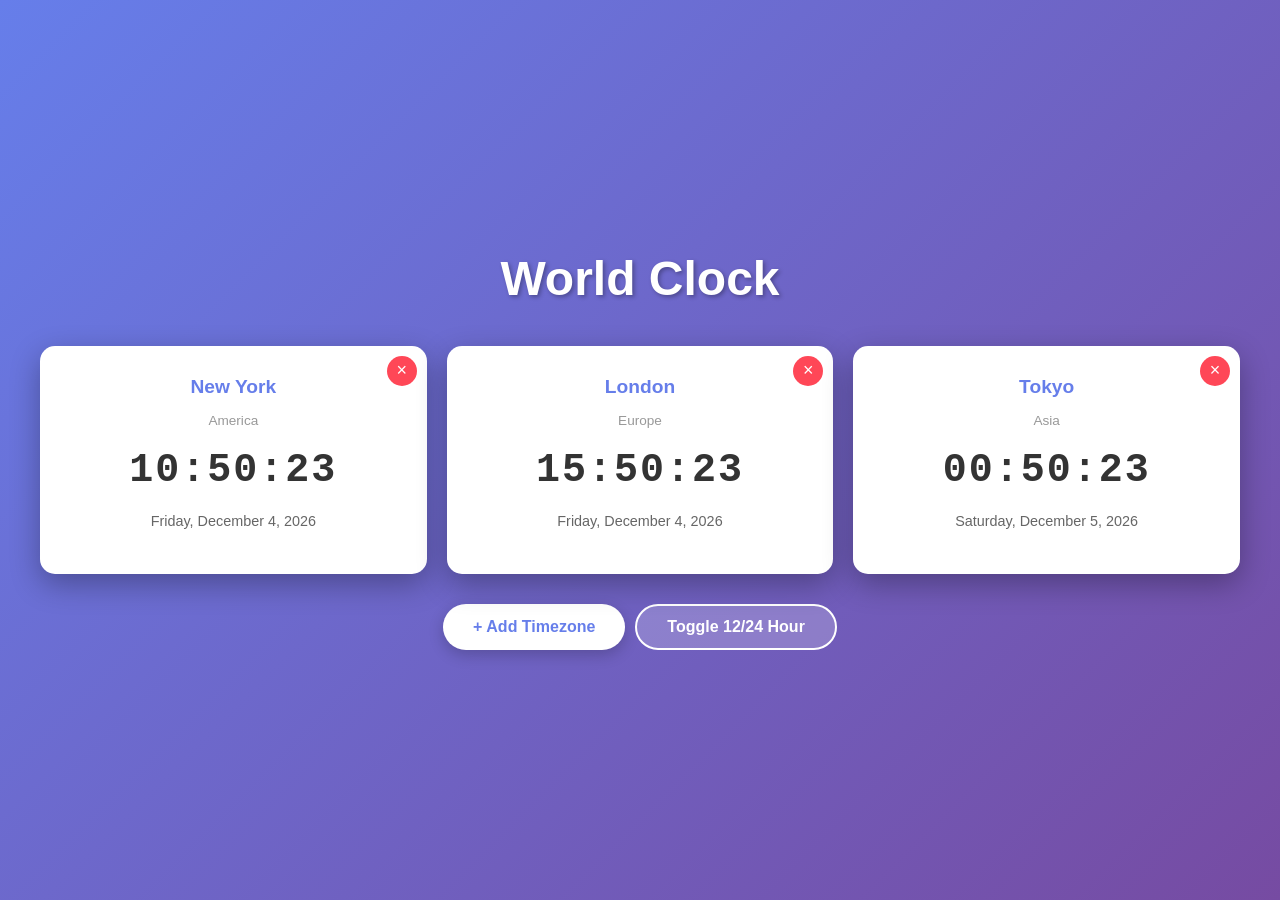
<file: index.html>
<!DOCTYPE html>
<html lang="en">
<head>
    <meta charset="UTF-8">
    <meta name="viewport" content="width=device-width, initial-scale=1.0">
    <title>Digital Clock - Multiple Timezones</title>
    <link rel="stylesheet" href="style.css">
</head>
<body>
    <div class="container">
        <h1>World Clock</h1>
        <div class="clock-grid" id="clockGrid"></div>
        <div class="controls">
            <button id="addTimezone" class="btn-primary">+ Add Timezone</button>
            <button id="toggleFormat" class="btn-secondary">Toggle 12/24 Hour</button>
        </div>
    </div>

    <script src="script.js"></script>
</body>
</html>
</file>
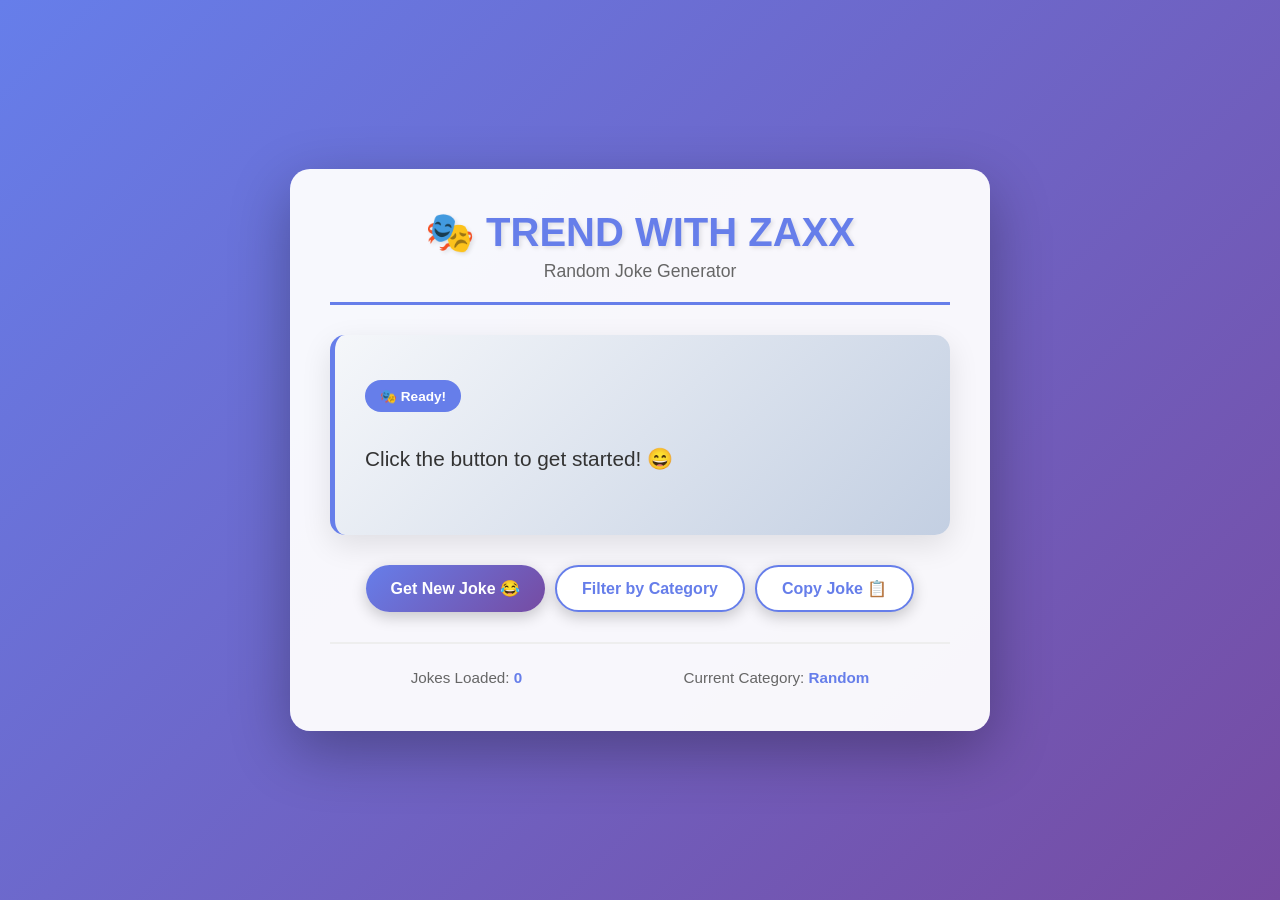
<file: joke-generator/index.html>
<!DOCTYPE html>
<html lang="en">
<head>
    <meta charset="UTF-8">
    <meta name="viewport" content="width=device-width, initial-scale=1.0">
    <title>TREND WITH ZAXX - Joke Generator</title>
    <link rel="stylesheet" href="style.css">
</head>
<body>
    <div class="container">
        <div class="header">
            <h1>🎭 TREND WITH ZAXX</h1>
            <p class="subtitle">Random Joke Generator</p>
        </div>

        <div class="joke-container">
            <div class="joke-card">
                <div class="joke-type" id="jokeType">Loading...</div>
                <div class="joke-text" id="jokeText">
                    Click the button to get started! 😄
                </div>
                <div class="joke-setup" id="jokeSetup" style="display:none;"></div>
                <div class="joke-delivery" id="jokeDelivery" style="display:none;"></div>
            </div>
        </div>

        <div class="controls">
            <button id="getJoke" class="btn-primary">Get New Joke 😂</button>
            <button id="toggleCategory" class="btn-secondary">Filter by Category</button>
            <button id="copyJoke" class="btn-secondary">Copy Joke 📋</button>
        </div>

        <div class="stats">
            <p>Jokes Loaded: <span id="jokeCount">0</span></p>
            <p>Current Category: <span id="currentCategory">Random</span></p>
        </div>
    </div>

    <!-- Category Modal -->
    <div id="categoryModal" class="modal">
        <div class="modal-content">
            <span class="close">&times;</span>
            <h2>Select Joke Category</h2>
            <div class="category-list" id="categoryList"></div>
        </div>
    </div>

    <script src="script.js"></script>
</body>
</html>
</file>
<file: style.css>
* {
    margin: 0;
    padding: 0;
    box-sizing: border-box;
}

body {
    font-family: 'Segoe UI', Tahoma, Geneva, Verdana, sans-serif;
    background: linear-gradient(135deg, #667eea 0%, #764ba2 100%);
    min-height: 100vh;
    display: flex;
    align-items: center;
    justify-content: center;
    padding: 20px;
}

.container {
    width: 100%;
    max-width: 1200px;
}

h1 {
    text-align: center;
    color: white;
    margin-bottom: 40px;
    font-size: 3em;
    text-shadow: 2px 2px 4px rgba(0, 0, 0, 0.3);
}

.clock-grid {
    display: grid;
    grid-template-columns: repeat(auto-fit, minmax(300px, 1fr));
    gap: 20px;
    margin-bottom: 30px;
}

.clock-card {
    background: white;
    border-radius: 15px;
    padding: 30px;
    box-shadow: 0 10px 30px rgba(0, 0, 0, 0.3);
    text-align: center;
    transition: transform 0.3s ease, box-shadow 0.3s ease;
    position: relative;
}

.clock-card:hover {
    transform: translateY(-5px);
    box-shadow: 0 15px 40px rgba(0, 0, 0, 0.4);
}

.timezone-name {
    font-size: 1.2em;
    color: #667eea;
    font-weight: bold;
    margin-bottom: 15px;
}

.time-display {
    font-size: 2.5em;
    font-weight: bold;
    color: #333;
    font-family: 'Courier New', monospace;
    margin: 20px 0;
    letter-spacing: 2px;
}

.date-display {
    font-size: 0.9em;
    color: #666;
    margin-bottom: 15px;
}

.day-display {
    font-size: 0.85em;
    color: #999;
    margin-bottom: 10px;
}

.remove-btn {
    position: absolute;
    top: 10px;
    right: 10px;
    background: #ff4757;
    color: white;
    border: none;
    border-radius: 50%;
    width: 30px;
    height: 30px;
    cursor: pointer;
    font-size: 18px;
    transition: background 0.3s ease;
}

.remove-btn:hover {
    background: #ff3838;
}

.controls {
    display: flex;
    gap: 10px;
    justify-content: center;
    flex-wrap: wrap;
}

.btn-primary,
.btn-secondary {
    padding: 12px 30px;
    font-size: 1em;
    border: none;
    border-radius: 25px;
    cursor: pointer;
    transition: all 0.3s ease;
    font-weight: bold;
}

.btn-primary {
    background: white;
    color: #667eea;
    box-shadow: 0 5px 15px rgba(0, 0, 0, 0.2);
}

.btn-primary:hover {
    transform: scale(1.05);
    box-shadow: 0 8px 20px rgba(0, 0, 0, 0.3);
}

.btn-secondary {
    background: rgba(255, 255, 255, 0.2);
    color: white;
    border: 2px solid white;
}

.btn-secondary:hover {
    background: rgba(255, 255, 255, 0.3);
}

.modal {
    display: none;
    position: fixed;
    z-index: 1000;
    left: 0;
    top: 0;
    width: 100%;
    height: 100%;
    background-color: rgba(0, 0, 0, 0.5);
}

.modal-content {
    background-color: white;
    margin: 15% auto;
    padding: 30px;
    border-radius: 10px;
    width: 80%;
    max-width: 400px;
    box-shadow: 0 4px 20px rgba(0, 0, 0, 0.3);
}

.modal-content h2 {
    margin-bottom: 20px;
    color: #333;
}

.modal-content select {
    width: 100%;
    padding: 12px;
    margin-bottom: 20px;
    border: 2px solid #667eea;
    border-radius: 5px;
    font-size: 1em;
}

.modal-buttons {
    display: flex;
    gap: 10px;
}

.modal-buttons button {
    flex: 1;
    padding: 10px;
    border: none;
    border-radius: 5px;
    cursor: pointer;
    font-weight: bold;
    transition: all 0.3s ease;
}

.modal-buttons .btn-confirm {
    background: #667eea;
    color: white;
}

.modal-buttons .btn-confirm:hover {
    background: #5568d3;
}

.modal-buttons .btn-cancel {
    background: #e8e8e8;
    color: #333;
}

.modal-buttons .btn-cancel:hover {
    background: #d0d0d0;
}

@media (max-width: 600px) {
    h1 {
        font-size: 2em;
    }

    .clock-grid {
        grid-template-columns: 1fr;
    }

    .time-display {
        font-size: 2em;
    }

    .controls {
        flex-direction: column;
    }

    .btn-primary,
    .btn-secondary {
        width: 100%;
    }
}
</file>
<file: joke-generator/style.css>
* {
    margin: 0;
    padding: 0;
    box-sizing: border-box;
}

body {
    font-family: 'Segoe UI', Tahoma, Geneva, Verdana, sans-serif;
    background: linear-gradient(135deg, #667eea 0%, #764ba2 100%);
    min-height: 100vh;
    display: flex;
    align-items: center;
    justify-content: center;
    padding: 20px;
}

.container {
    width: 100%;
    max-width: 700px;
    background: rgba(255, 255, 255, 0.95);
    border-radius: 20px;
    padding: 40px;
    box-shadow: 0 20px 60px rgba(0, 0, 0, 0.3);
    animation: slideUp 0.5s ease-out;
}

@keyframes slideUp {
    from {
        opacity: 0;
        transform: translateY(30px);
    }
    to {
        opacity: 1;
        transform: translateY(0);
    }
}

.header {
    text-align: center;
    margin-bottom: 30px;
    border-bottom: 3px solid #667eea;
    padding-bottom: 20px;
}

.header h1 {
    font-size: 2.5em;
    color: #667eea;
    margin-bottom: 5px;
    text-shadow: 2px 2px 4px rgba(0, 0, 0, 0.1);
}

.subtitle {
    font-size: 1.1em;
    color: #666;
    font-weight: 500;
}

.joke-container {
    margin: 30px 0;
}

.joke-card {
    background: linear-gradient(135deg, #f5f7fa 0%, #c3cfe2 100%);
    border-radius: 15px;
    padding: 30px;
    min-height: 200px;
    display: flex;
    flex-direction: column;
    justify-content: center;
    box-shadow: 0 10px 30px rgba(0, 0, 0, 0.1);
    border-left: 5px solid #667eea;
}

.joke-type {
    display: inline-block;
    background: #667eea;
    color: white;
    padding: 8px 15px;
    border-radius: 20px;
    font-size: 0.85em;
    font-weight: bold;
    margin-bottom: 15px;
    width: fit-content;
}

.joke-text {
    font-size: 1.3em;
    color: #333;
    line-height: 1.6;
    margin: 15px 0;
    font-weight: 500;
}

.joke-setup {
    font-size: 1.1em;
    color: #555;
    margin: 15px 0;
    font-style: italic;
}

.joke-delivery {
    font-size: 1.2em;
    color: #667eea;
    margin-top: 20px;
    font-weight: bold;
    padding-top: 20px;
    border-top: 2px solid rgba(0, 0, 0, 0.1);
}

.controls {
    display: flex;
    gap: 10px;
    flex-wrap: wrap;
    justify-content: center;
    margin: 30px 0;
}

.btn-primary,
.btn-secondary {
    padding: 12px 25px;
    border: none;
    border-radius: 25px;
    cursor: pointer;
    font-size: 1em;
    font-weight: bold;
    transition: all 0.3s ease;
    box-shadow: 0 5px 15px rgba(0, 0, 0, 0.2);
}

.btn-primary {
    background: linear-gradient(135deg, #667eea 0%, #764ba2 100%);
    color: white;
}

.btn-primary:hover {
    transform: translateY(-2px);
    box-shadow: 0 8px 20px rgba(102, 126, 234, 0.4);
}

.btn-primary:active {
    transform: translateY(0);
}

.btn-secondary {
    background: white;
    color: #667eea;
    border: 2px solid #667eea;
}

.btn-secondary:hover {
    background: #667eea;
    color: white;
    transform: translateY(-2px);
}

.btn-secondary:active {
    transform: translateY(0);
}

.stats {
    text-align: center;
    margin-top: 30px;
    padding-top: 20px;
    border-top: 2px solid #eee;
    display: flex;
    justify-content: space-around;
    flex-wrap: wrap;
}

.stats p {
    font-size: 0.95em;
    color: #666;
    margin: 5px;
}

.stats span {
    font-weight: bold;
    color: #667eea;
}

/* Modal Styles */
.modal {
    display: none;
    position: fixed;
    z-index: 1000;
    left: 0;
    top: 0;
    width: 100%;
    height: 100%;
    background-color: rgba(0, 0, 0, 0.5);
    animation: fadeIn 0.3s ease;
}

@keyframes fadeIn {
    from {
        opacity: 0;
    }
    to {
        opacity: 1;
    }
}

.modal-content {
    background-color: white;
    margin: 5% auto;
    padding: 30px;
    border-radius: 15px;
    width: 90%;
    max-width: 400px;
    box-shadow: 0 10px 40px rgba(0, 0, 0, 0.3);
    animation: slideDown 0.3s ease;
}

@keyframes slideDown {
    from {
        opacity: 0;
        transform: translateY(-30px);
    }
    to {
        opacity: 1;
        transform: translateY(0);
    }
}

.close {
    color: #999;
    float: right;
    font-size: 28px;
    font-weight: bold;
    cursor: pointer;
    transition: color 0.3s ease;
}

.close:hover {
    color: #333;
}

.modal-content h2 {
    margin-bottom: 20px;
    color: #667eea;
}

.category-list {
    display: grid;
    grid-template-columns: 1fr 1fr;
    gap: 10px;
}

.category-btn {
    padding: 12px;
    border: 2px solid #ddd;
    background: white;
    border-radius: 8px;
    cursor: pointer;
    font-weight: bold;
    color: #333;
    transition: all 0.3s ease;
}

.category-btn:hover {
    border-color: #667eea;
    background: #f0f0ff;
    color: #667eea;
}

.category-btn.active {
    background: #667eea;
    color: white;
    border-color: #667eea;
}

.loading {
    animation: spin 1s linear infinite;
}

@keyframes spin {
    0% {
        transform: rotate(0deg);
    }
    100% {
        transform: rotate(360deg);
    }
}

/* Responsive Design */
@media (max-width: 600px) {
    .container {
        padding: 20px;
    }

    .header h1 {
        font-size: 1.8em;
    }

    .joke-text {
        font-size: 1.1em;
    }

    .controls {
        flex-direction: column;
    }

    .btn-primary,
    .btn-secondary {
        width: 100%;
    }

    .stats {
        flex-direction: column;
        gap: 10px;
    }

    .category-list {
        grid-template-columns: 1fr;
    }
}
</file>
